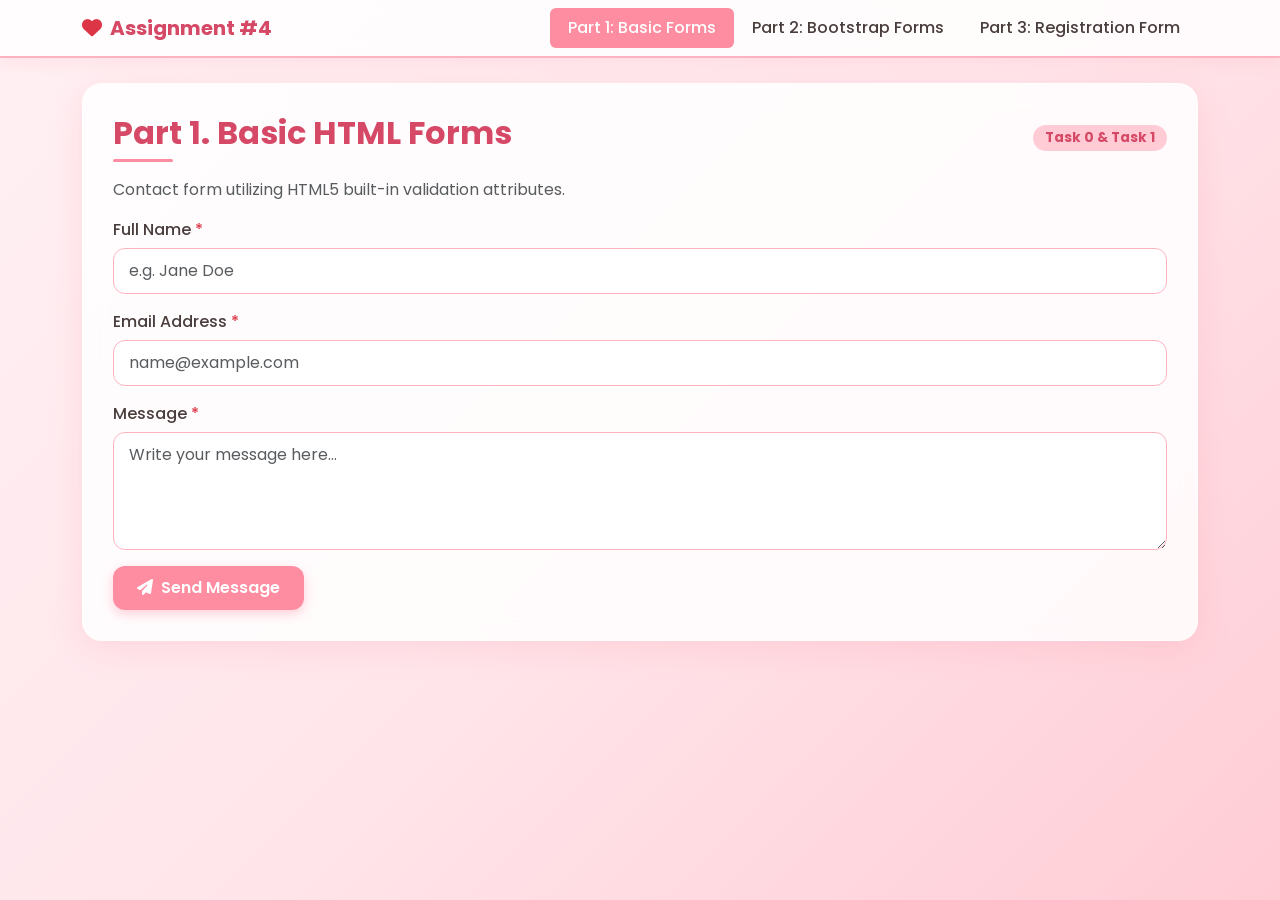
<file: index.html>
<!DOCTYPE html>
<html lang="en">
<head>
    <meta charset="UTF-8">
    <meta name="viewport" content="width=device-width, initial-scale=1.0">
    <title>Part 1 - Basic HTML Forms</title>
    <link href="https://cdn.jsdelivr.net/npm/bootstrap@5.3.0/dist/css/bootstrap.min.css" rel="stylesheet">
    <link href="https://fonts.googleapis.com/css2?family=Poppins:wght@300;400;500;600;700&display=swap" rel="stylesheet">
    <link rel="stylesheet" href="https://cdnjs.cloudflare.com/ajax/libs/font-awesome/6.4.0/css/all.min.css">
    <link rel="stylesheet" href="style.css">
</head>
<body>

    <nav class="navbar navbar-expand-lg navbar-custom sticky-top">
        <div class="container">
            <a class="navbar-brand d-flex align-items-center gap-2" href="#">
                <i class="fa-solid fa-heart text-danger"></i>
                <span>Assignment #4</span>
            </a>
            <div class="collapse navbar-collapse show">
                <ul class="nav nav-pills ms-auto">
                    <li class="nav-item"><a class="nav-link active" href="index.html">Part 1: Basic Forms</a></li>
                    <li class="nav-item"><a class="nav-link" href="bootstrap.html">Part 2: Bootstrap Forms</a></li>
                    <li class="nav-item"><a class="nav-link" href="registration.html">Part 3: Registration Form</a></li>
                </ul>
            </div>
        </div>
    </nav>

    <div class="container my-4">
        <div class="glass-card">
            <div class="d-flex justify-content-between align-items-center mb-3">
                <h2 class="section-title mb-0">Part 1. Basic HTML Forms</h2>
                <span class="badge badge-soft">Task 0 & Task 1</span>
            </div>
            <p class="text-muted">Contact form utilizing HTML5 built-in validation attributes.</p>
            
            <form action="#" method="POST" id="html5-form">
                <div class="mb-3">
                    <label for="basic-name" class="form-label">Full Name <span class="text-danger">*</span></label>
                    <input type="text" class="form-control" id="basic-name" name="name" required minlength="2" maxlength="50" placeholder="e.g. Jane Doe">
                </div>

                <div class="mb-3">
                    <label for="basic-email" class="form-label">Email Address <span class="text-danger">*</span></label>
                    <input type="email" class="form-control" id="basic-email" name="email" required placeholder="name@example.com">
                </div>

                <div class="mb-3">
                    <label for="basic-message" class="form-label">Message <span class="text-danger">*</span></label>
                    <textarea class="form-control" id="basic-message" name="message" rows="4" required maxlength="300" placeholder="Write your message here..."></textarea>
                </div>

                <button type="submit" class="btn btn-pink">
                    <i class="fa-solid fa-paper-plane me-2"></i>Send Message
                </button>
            </form>
        </div>
    </div>

    <script src="bg.js"></script>
</body>
</html>
</file>
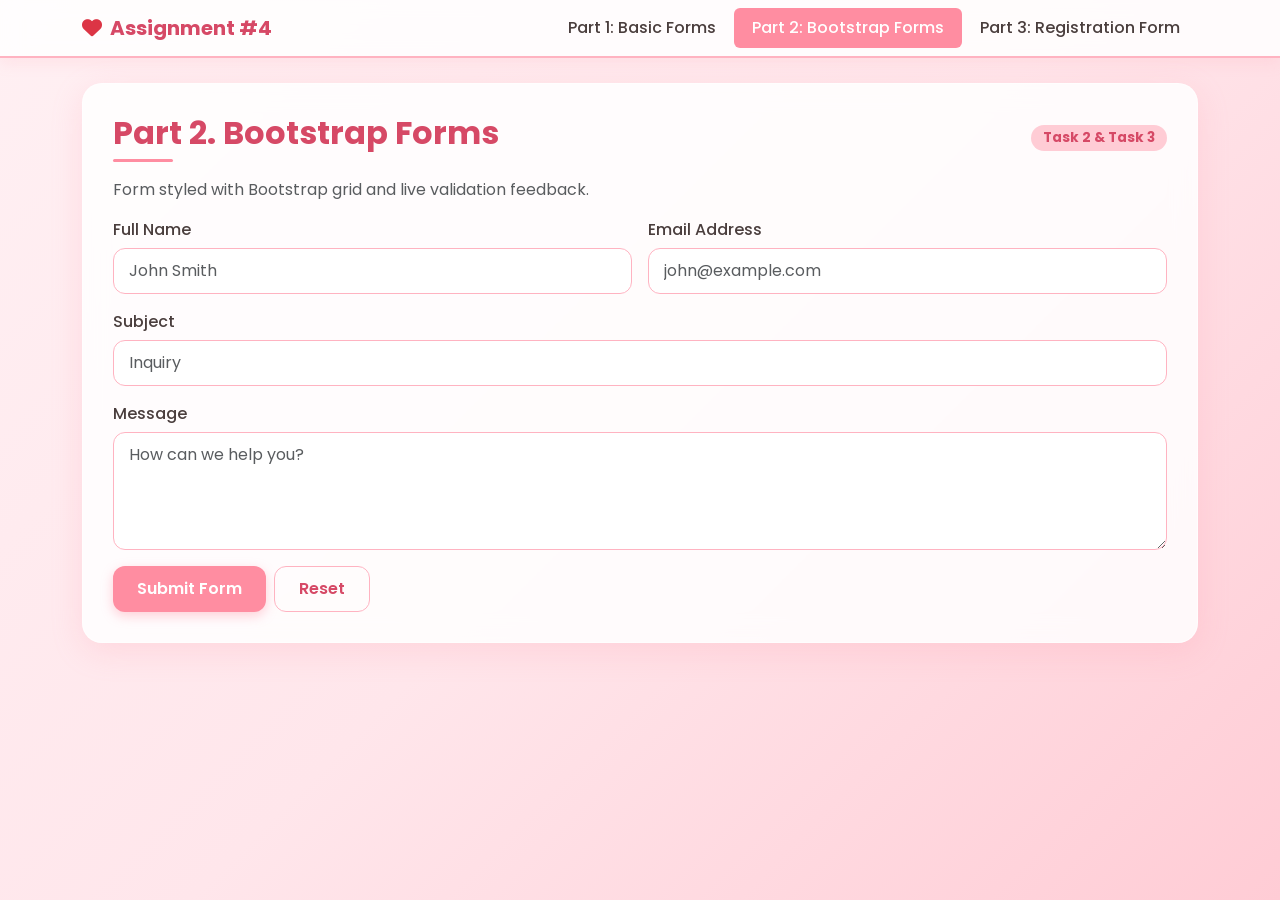
<file: bootstrap.html>
<!DOCTYPE html>
<html lang="en">
<head>
    <meta charset="UTF-8">
    <meta name="viewport" content="width=device-width, initial-scale=1.0">
    <title>Part 2 - Bootstrap Forms</title>
    <link href="https://cdn.jsdelivr.net/npm/bootstrap@5.3.0/dist/css/bootstrap.min.css" rel="stylesheet">
    <link href="https://fonts.googleapis.com/css2?family=Poppins:wght@300;400;500;600;700&display=swap" rel="stylesheet">
    <link rel="stylesheet" href="https://cdnjs.cloudflare.com/ajax/libs/font-awesome/6.4.0/css/all.min.css">
    <link rel="stylesheet" href="style.css">
</head>
<body>

    <nav class="navbar navbar-expand-lg navbar-custom sticky-top">
        <div class="container">
            <a class="navbar-brand d-flex align-items-center gap-2" href="#">
                <i class="fa-solid fa-heart text-danger"></i>
                <span>Assignment #4</span>
            </a>
            <div class="collapse navbar-collapse show">
                <ul class="nav nav-pills ms-auto">
                    <li class="nav-item"><a class="nav-link" href="index.html">Part 1: Basic Forms</a></li>
                    <li class="nav-item"><a class="nav-link active" href="bootstrap.html">Part 2: Bootstrap Forms</a></li>
                    <li class="nav-item"><a class="nav-link" href="registration.html">Part 3: Registration Form</a></li>
                </ul>
            </div>
        </div>
    </nav>

    <div class="container my-4">
        <div class="glass-card">
            <div class="d-flex justify-content-between align-items-center mb-3">
                <h2 class="section-title mb-0">Part 2. Bootstrap Forms</h2>
                <span class="badge badge-soft">Task 2 & Task 3</span>
            </div>
            <p class="text-muted">Form styled with Bootstrap grid and live validation feedback.</p>

            <form class="needs-validation" id="bootstrap-form" novalidate>
                <div class="row g-3">
                    <div class="col-md-6">
                        <label for="bs-name" class="form-label">Full Name</label>
                        <input type="text" class="form-control" id="bs-name" placeholder="John Smith" required minlength="3">
                        <div class="valid-feedback">Looks good!</div>
                        <div class="invalid-feedback">Please enter at least 3 characters.</div>
                    </div>

                    <div class="col-md-6">
                        <label for="bs-email" class="form-label">Email Address</label>
                        <input type="email" class="form-control" id="bs-email" placeholder="john@example.com" required>
                        <div class="valid-feedback">Looks good!</div>
                        <div class="invalid-feedback">Please enter a valid email address.</div>
                    </div>

                    <div class="col-12">
                        <label for="bs-subject" class="form-label">Subject</label>
                        <input type="text" class="form-control" id="bs-subject" placeholder="Inquiry" required>
                        <div class="valid-feedback">Looks good!</div>
                        <div class="invalid-feedback">Subject line is required.</div>
                    </div>

                    <div class="col-12">
                        <label for="bs-message" class="form-label">Message</label>
                        <textarea class="form-control" id="bs-message" rows="4" placeholder="How can we help you?" required></textarea>
                        <div class="valid-feedback">Looks good!</div>
                        <div class="invalid-feedback">Message cannot be left empty.</div>
                    </div>

                    <div class="col-12 d-flex gap-2">
                        <button class="btn btn-pink" type="submit">Submit Form</button>
                        <button class="btn btn-outline-pink" type="reset">Reset</button>
                    </div>
                </div>
            </form>
        </div>
    </div>

    <script src="validate.js"></script>
    <script src="bg.js"></script>
</body>
</html>
</file>
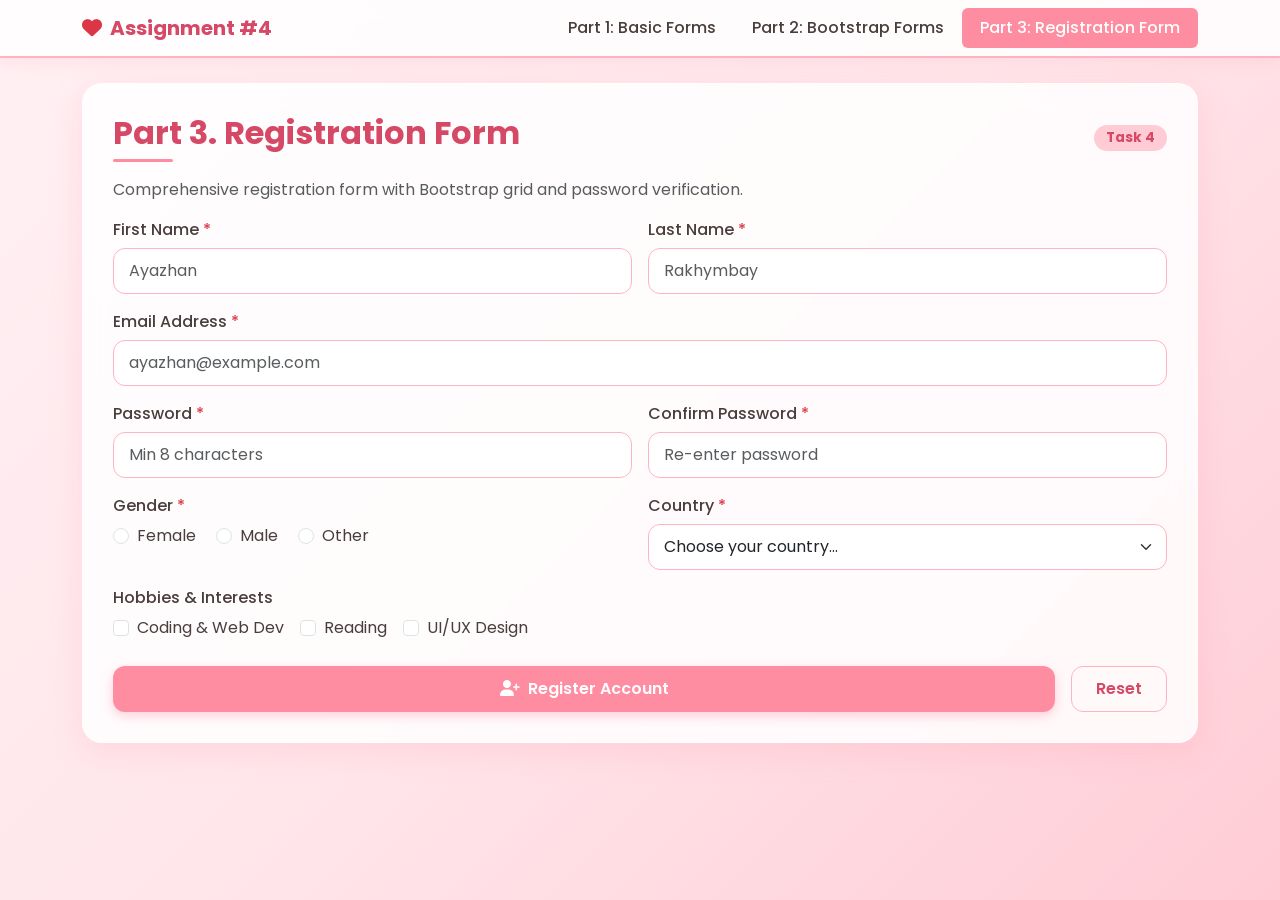
<file: registration.html>
<!DOCTYPE html>
<html lang="en">
<head>
    <meta charset="UTF-8">
    <meta name="viewport" content="width=device-width, initial-scale=1.0">
    <title>Part 3 - Registration Form</title>
    <link href="https://cdn.jsdelivr.net/npm/bootstrap@5.3.0/dist/css/bootstrap.min.css" rel="stylesheet">
    <link href="https://fonts.googleapis.com/css2?family=Poppins:wght@300;400;500;600;700&display=swap" rel="stylesheet">
    <link rel="stylesheet" href="https://cdnjs.cloudflare.com/ajax/libs/font-awesome/6.4.0/css/all.min.css">
    <link rel="stylesheet" href="style.css">
</head>
<body>

    <nav class="navbar navbar-expand-lg navbar-custom sticky-top">
        <div class="container">
            <a class="navbar-brand d-flex align-items-center gap-2" href="#">
                <i class="fa-solid fa-heart text-danger"></i>
                <span>Assignment #4</span>
            </a>
            <div class="collapse navbar-collapse show">
                <ul class="nav nav-pills ms-auto">
                    <li class="nav-item"><a class="nav-link" href="index.html">Part 1: Basic Forms</a></li>
                    <li class="nav-item"><a class="nav-link" href="bootstrap.html">Part 2: Bootstrap Forms</a></li>
                    <li class="nav-item"><a class="nav-link active" href="registration.html">Part 3: Registration Form</a></li>
                </ul>
            </div>
        </div>
    </nav>

    <div class="container my-4">
        <div class="glass-card">
            <div class="d-flex justify-content-between align-items-center mb-3">
                <h2 class="section-title mb-0">Part 3. Registration Form</h2>
                <span class="badge badge-soft">Task 4</span>
            </div>
            <p class="text-muted">Comprehensive registration form with Bootstrap grid and password verification.</p>

            <form class="needs-validation" id="registration-form" novalidate>
                <div class="row g-3">

                    <div class="col-md-6">
                        <label for="reg-firstName" class="form-label">First Name <span class="text-danger">*</span></label>
                        <input type="text" class="form-control" id="reg-firstName" required minlength="2" placeholder="Ayazhan">
                        <div class="valid-feedback">Looks good!</div>
                        <div class="invalid-feedback">First name is required.</div>
                    </div>

                    <div class="col-md-6">
                        <label for="reg-lastName" class="form-label">Last Name <span class="text-danger">*</span></label>
                        <input type="text" class="form-control" id="reg-lastName" required minlength="2" placeholder="Rakhymbay">
                        <div class="valid-feedback">Looks good!</div>
                        <div class="invalid-feedback">Last name is required.</div>
                    </div>

                    <div class="col-12">
                        <label for="reg-email" class="form-label">Email Address <span class="text-danger">*</span></label>
                        <input type="email" class="form-control" id="reg-email" required placeholder="ayazhan@example.com">
                        <div class="valid-feedback">Looks good!</div>
                        <div class="invalid-feedback">Please enter a valid email address.</div>
                    </div>

                    <div class="col-md-6">
                        <label for="reg-password" class="form-label">Password <span class="text-danger">*</span></label>
                        <input type="password" class="form-control" id="reg-password" required minlength="8" placeholder="Min 8 characters">
                        <div class="valid-feedback">Valid length!</div>
                        <div class="invalid-feedback">Password must be at least 8 characters long.</div>
                    </div>

                    <div class="col-md-6">
                        <label for="reg-confirmPassword" class="form-label">Confirm Password <span class="text-danger">*</span></label>
                        <input type="password" class="form-control" id="reg-confirmPassword" required placeholder="Re-enter password">
                        <div class="valid-feedback">Passwords match!</div>
                        <div class="invalid-feedback" id="confirm-pass-feedback">Confirm your password.</div>
                    </div>

                    <div class="col-md-6">
                        <label class="form-label d-block">Gender <span class="text-danger">*</span></label>
                        <div class="form-check form-check-inline">
                            <input class="form-check-input" type="radio" name="gender" id="genderFemale" value="female" required>
                            <label class="form-check-label" for="genderFemale">Female</label>
                        </div>
                        <div class="form-check form-check-inline">
                            <input class="form-check-input" type="radio" name="gender" id="genderMale" value="male" required>
                            <label class="form-check-label" for="genderMale">Male</label>
                        </div>
                        <div class="form-check form-check-inline">
                            <input class="form-check-input" type="radio" name="gender" id="genderOther" value="other" required>
                            <label class="form-check-label" for="genderOther">Other</label>
                        </div>
                    </div>

                    <div class="col-md-6">
                        <label for="reg-country" class="form-label">Country <span class="text-danger">*</span></label>
                        <select class="form-select" id="reg-country" required>
                            <option value="" selected disabled>Choose your country...</option>
                            <option value="KZ">Kazakhstan</option>
                            <option value="US">United States</option>
                            <option value="UK">United Kingdom</option>
                        </select>
                        <div class="valid-feedback">Looks good!</div>
                        <div class="invalid-feedback">Please select a country.</div>
                    </div>

                    <div class="col-12">
                        <label class="form-label d-block">Hobbies & Interests</label>
                        <div class="d-flex flex-wrap gap-3">
                            <div class="form-check">
                                <input class="form-check-input" type="checkbox" id="hobby1" value="Coding">
                                <label class="form-check-label" for="hobby1">Coding & Web Dev</label>
                            </div>
                            <div class="form-check">
                                <input class="form-check-input" type="checkbox" id="hobby2" value="Reading">
                                <label class="form-check-label" for="hobby2">Reading</label>
                            </div>
                            <div class="form-check">
                                <input class="form-check-input" type="checkbox" id="hobby3" value="Design">
                                <label class="form-check-label" for="hobby3">UI/UX Design</label>
                            </div>
                        </div>
                    </div>

                    <div class="col-12 mt-4 d-flex gap-3">
                        <button type="submit" class="btn btn-pink flex-grow-1">
                            <i class="fa-solid fa-user-plus me-2"></i>Register Account
                        </button>
                        <button type="reset" class="btn btn-outline-pink">Reset</button>
                    </div>

                </div>
            </form>
        </div>
    </div>

    <script src="validate.js"></script>
    <script src="bg.js"></script>
</body>
</html>
</file>
<file: style.css>
:root {
    --pink-bg: #fff0f3;
    --pink-card: rgba(255, 255, 255, 0.85);
    --pink-primary: #ff8da1;
    --pink-hover: #ff6b87;
    --pink-dark: #d64966;
    --pink-light: #ffccd5;
    --pink-border: #ffb3c1;
    --text-dark: #4a3e3d;
}

body {
    font-family: 'Poppins', sans-serif;
    background: linear-gradient(135deg, #fff0f3 0%, #ffe6eb 50%, #ffccd5 100%);
    min-height: 100vh;
    color: var(--text-dark);
    padding-bottom: 50px;
}

.navbar-custom {
    background: rgba(255, 255, 255, 0.85);
    backdrop-filter: blur(10px);
    border-bottom: 2px solid var(--pink-border);
    box-shadow: 0 4px 15px rgba(255, 141, 161, 0.15);
}

.navbar-brand {
    color: var(--pink-dark) !important;
    font-weight: 700;
}

.nav-link {
    color: var(--text-dark) !important;
    font-weight: 500;
    border-radius: 20px;
    padding: 8px 18px !important;
    transition: all 0.3s ease;
}

.nav-link:hover, .nav-link.active {
    background-color: var(--pink-primary) !important;
    color: white !important;
}

.glass-card {
    background: var(--pink-card);
    backdrop-filter: blur(12px);
    border: 1px solid rgba(255, 255, 255, 0.6);
    border-radius: 20px;
    box-shadow: 0 8px 32px 0 rgba(255, 141, 161, 0.2);
    padding: 30px;
    margin-top: 25px;
}

.section-title {
    color: var(--pink-dark);
    font-weight: 700;
    margin-bottom: 20px;
    position: relative;
    padding-bottom: 10px;
}

.section-title::after {
    content: '';
    position: absolute;
    bottom: 0;
    left: 0;
    width: 60px;
    height: 3px;
    background: var(--pink-primary);
    border-radius: 2px;
}

.form-label {
    font-weight: 500;
    color: var(--text-dark);
    margin-bottom: 6px;
}

.form-control, .form-select {
    border-radius: 12px;
    border: 1.5px solid var(--pink-border);
    padding: 10px 15px;
    transition: all 0.3s ease;
    background-color: rgba(255, 255, 255, 0.9);
}

.form-control:focus, .form-select:focus {
    border-color: var(--pink-primary);
    box-shadow: 0 0 0 0.25rem rgba(255, 141, 161, 0.3);
    background-color: #fff;
}

.btn-pink {
    background-color: var(--pink-primary);
    color: white;
    border: none;
    border-radius: 12px;
    padding: 10px 24px;
    font-weight: 600;
    transition: all 0.3s ease;
    box-shadow: 0 4px 12px rgba(255, 141, 161, 0.4);
}

.btn-pink:hover {
    background-color: var(--pink-hover);
    color: white;
    transform: translateY(-2px);
}

.btn-outline-pink {
    background-color: transparent;
    color: var(--pink-dark);
    border: 1.5px solid var(--pink-border);
    border-radius: 12px;
    padding: 10px 24px;
    font-weight: 600;
    transition: all 0.3s ease;
}

.btn-outline-pink:hover {
    background-color: var(--pink-light);
    color: var(--pink-dark);
}

.form-check-input:checked {
    background-color: var(--pink-primary);
    border-color: var(--pink-primary);
}

.badge-soft {
    background-color: var(--pink-light);
    color: var(--pink-dark);
    font-size: 0.85rem;
    padding: 6px 12px;
    border-radius: 20px;
}
</file>
